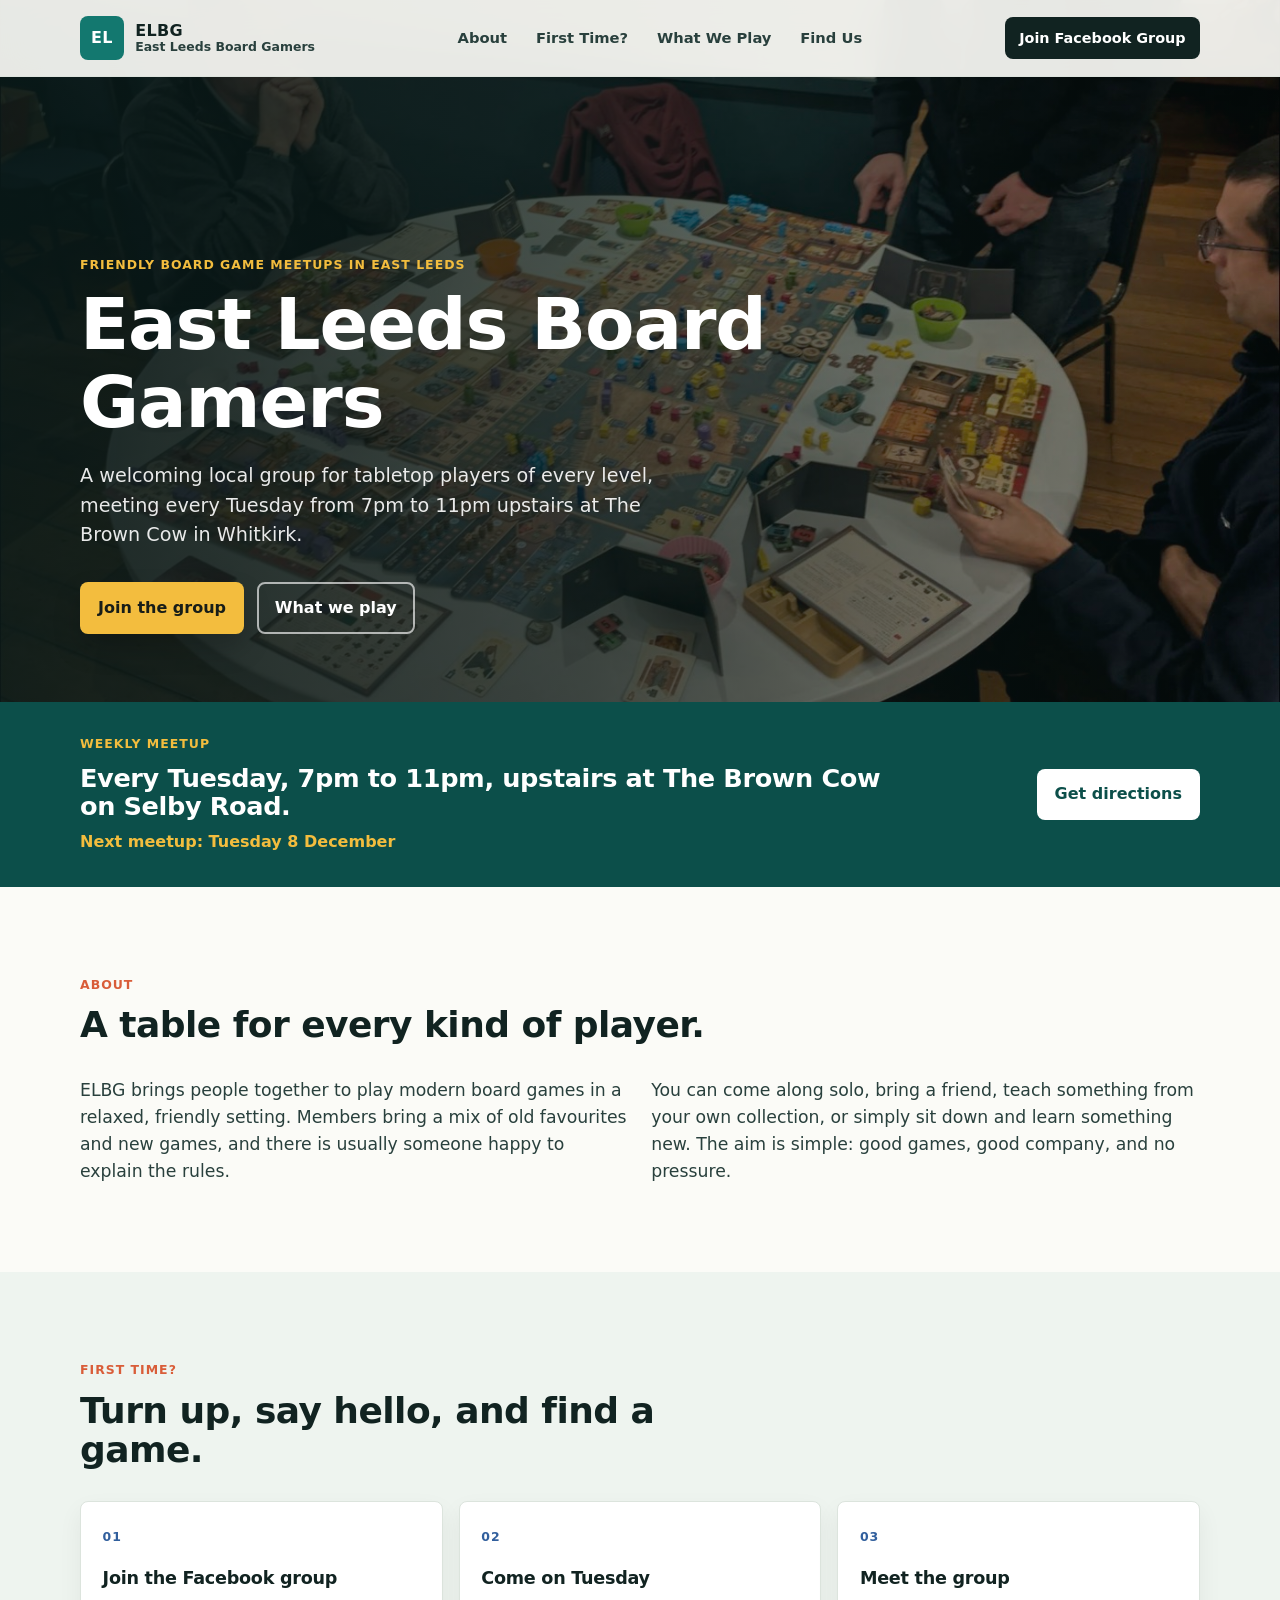
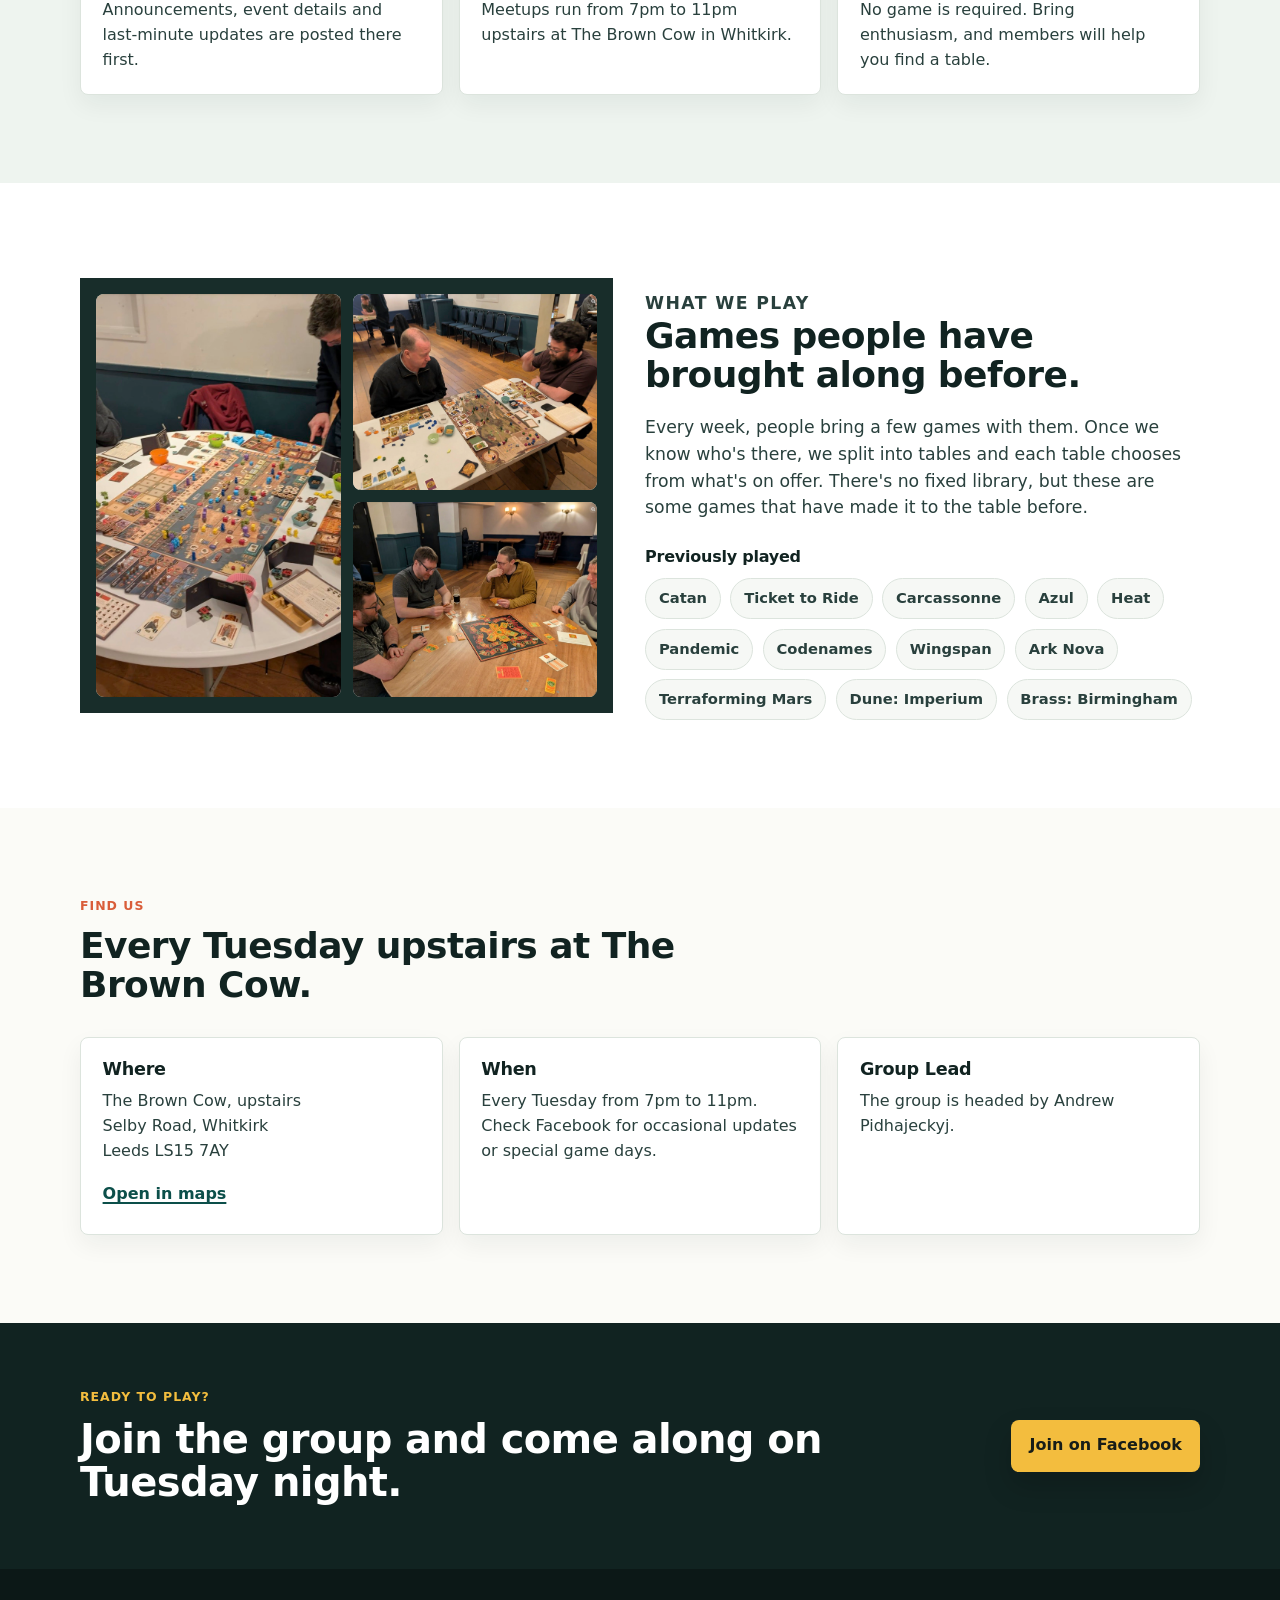
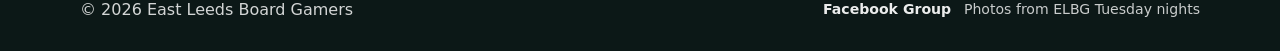
<file: index.html>
<!doctype html>
<html lang="en-GB">
  <head>
    <meta charset="utf-8">
    <meta name="viewport" content="width=device-width, initial-scale=1">
    <title>East Leeds Board Gamers | ELBG</title>
    <meta
      name="description"
      content="East Leeds Board Gamers meets every Tuesday, 7pm to 11pm, upstairs at The Brown Cow on Selby Road in Whitkirk, Leeds. New players are welcome."
    >
    <meta name="theme-color" content="#12312f">
    <meta property="og:title" content="East Leeds Board Gamers">
    <meta
      property="og:description"
      content="Friendly board game meetups every Tuesday, 7pm to 11pm, upstairs at The Brown Cow in Whitkirk, Leeds."
    >
    <meta property="og:type" content="website">
    <meta property="og:url" content="https://www.elbg.co.uk/">
    <meta
      property="og:image"
      content="https://www.elbg.co.uk/assets/photos/elbg-table-1.jpg"
    >
    <link rel="canonical" href="https://www.elbg.co.uk/">
    <link rel="icon" type="image/svg+xml" href="assets/favicon.svg">
    <link rel="preload" as="image" href="assets/photos/elbg-table-1.jpg" fetchpriority="high">
    <link rel="stylesheet" href="styles.css?v=quickwins-1">
  </head>
  <body>
    <a class="skip-link" href="#main">Skip to main content</a>

    <header class="site-header" data-header>
      <a class="brand" href="#top" aria-label="East Leeds Board Gamers home">
        <span class="brand-mark" aria-hidden="true">EL</span>
        <span>
          <span class="brand-name">ELBG</span>
          <span class="brand-subtitle">East Leeds Board Gamers</span>
        </span>
      </a>

      <button class="nav-toggle" type="button" aria-expanded="false" aria-controls="site-nav" data-nav-toggle>
        <span class="nav-toggle-line"></span>
        <span class="nav-toggle-line"></span>
        <span class="nav-toggle-line"></span>
        <span class="sr-only">Menu</span>
      </button>

      <nav class="site-nav" id="site-nav" data-nav>
        <a href="#about">About</a>
        <a href="#first-time">First Time?</a>
        <a href="#play">What We Play</a>
        <a href="#find-us">Find Us</a>
      </nav>

      <a class="header-cta" href="https://www.facebook.com/groups/950975131702269" rel="noreferrer" data-analytics-event="join_facebook" data-analytics-category="conversion" data-analytics-label="Header"><span class="header-cta-long">Join Facebook Group</span><span class="header-cta-short">Join group</span></a>
    </header>

    <main id="main">
      <section class="hero" id="top" aria-labelledby="hero-title">
        <div class="hero-content">
          <p class="eyebrow">Friendly board game meetups in East Leeds</p>
          <h1 id="hero-title">East Leeds Board Gamers</h1>
          <p class="hero-copy">
            A welcoming local group for tabletop players of every level, meeting every Tuesday from 7pm to 11pm upstairs at The Brown Cow in Whitkirk.
          </p>
          <div class="hero-actions" aria-label="Primary actions">
            <a class="button button-primary" href="https://www.facebook.com/groups/950975131702269" rel="noreferrer" data-analytics-event="join_facebook" data-analytics-category="conversion" data-analytics-label="Hero">Join the group</a>
            <a class="button button-secondary" href="#play" data-analytics-event="view_what_we_play" data-analytics-category="navigation" data-analytics-label="Hero secondary CTA">What we play</a>
          </div>
        </div>
      </section>

      <section class="notice-band" aria-labelledby="next-session-title">
        <div>
          <p class="eyebrow">Weekly meetup</p>
          <h2 id="next-session-title">Every Tuesday, 7pm to 11pm, upstairs at The Brown Cow on Selby Road.</h2>
          <p class="notice-next" data-next-meetup hidden></p>
        </div>
        <a class="button button-light" href="https://www.google.com/maps/search/?api=1&amp;query=The%20Brown%20Cow%20Selby%20Rd%20Whitkirk%20Leeds%20LS15%207AY" rel="noreferrer" data-analytics-event="get_directions" data-analytics-category="intent" data-analytics-label="Notice band">Get directions</a>
      </section>

      <section class="section intro-section" id="about" aria-labelledby="about-title">
        <div class="section-heading">
          <p class="eyebrow">About</p>
          <h2 id="about-title">A table for every kind of player.</h2>
        </div>
        <div class="intro-grid">
          <p>
            ELBG brings people together to play modern board games in a relaxed, friendly setting. Members bring a mix of old favourites and new games, and there is usually someone happy to explain the rules.
          </p>
          <p>
            You can come along solo, bring a friend, teach something from your own collection, or simply sit down and learn something new. The aim is simple: good games, good company, and no pressure.
          </p>
        </div>
      </section>

      <section class="section steps-section" id="first-time" aria-labelledby="first-time-title">
        <div class="section-heading compact">
          <p class="eyebrow">First Time?</p>
          <h2 id="first-time-title">Turn up, say hello, and find a game.</h2>
        </div>
        <div class="step-list">
          <article class="step-card">
            <span class="step-number">01</span>
            <h3>Join the Facebook group</h3>
            <p>Announcements, event details and last-minute updates are posted there first.</p>
          </article>
          <article class="step-card">
            <span class="step-number">02</span>
            <h3>Come on Tuesday</h3>
            <p>Meetups run from 7pm to 11pm upstairs at The Brown Cow in Whitkirk.</p>
          </article>
          <article class="step-card">
            <span class="step-number">03</span>
            <h3>Meet the group</h3>
            <p>No game is required. Bring enthusiasm, and members will help you find a table.</p>
          </article>
        </div>
      </section>

      <section class="feature-split" id="play" aria-labelledby="play-title">
        <div class="feature-gallery" aria-label="Board game tables and modern tabletop games">
          <figure class="feature-photo feature-photo-large">
            <img
              src="assets/photos/elbg-table-1.jpg"
              alt="East Leeds Board Gamers playing board games at The Brown Cow"
              width="1400"
              height="1051"
              loading="eager"
              decoding="async"
            >
          </figure>
          <figure class="feature-photo">
            <img
              src="assets/photos/elbg-table-2.jpg"
              alt="A busy ELBG board game table"
              width="1400"
              height="1051"
              loading="lazy"
              decoding="async"
            >
          </figure>
          <figure class="feature-photo">
            <img
              src="assets/photos/elbg-table-3.jpg"
              alt="Board games set up during an ELBG meetup"
              width="1400"
              height="1051"
              loading="lazy"
              decoding="async"
            >
          </figure>
        </div>
        <div class="feature-content">
          <p class="eyebrow">What We Play</p>
          <h2 id="play-title">Games people have brought along before.</h2>
          <p>
            Every week, people bring a few games with them. Once we know who's there, we split into tables and each table chooses from what's on offer. There's no fixed library, but these are some games that have made it to the table before.
          </p>
          <h3 class="game-list-title">Previously played</h3>
          <ul class="tag-list" aria-label="Board games previously played at ELBG">
            <li>Catan</li>
            <li>Ticket to Ride</li>
            <li>Carcassonne</li>
            <li>Azul</li>
            <li>Heat</li>
            <li>Pandemic</li>
            <li>Codenames</li>
            <li>Wingspan</li>
            <li>Ark Nova</li>
            <li>Terraforming Mars</li>
            <li>Dune: Imperium</li>
            <li>Brass: Birmingham</li>
          </ul>
        </div>
      </section>

      <section class="section info-section" id="find-us" aria-labelledby="find-us-title">
        <div class="section-heading compact">
          <p class="eyebrow">Find Us</p>
          <h2 id="find-us-title">Every Tuesday upstairs at The Brown Cow.</h2>
        </div>
        <div class="info-grid">
          <article class="info-panel">
            <h3>Where</h3>
            <address>
              The Brown Cow, upstairs<br>
              Selby Road, Whitkirk<br>
              Leeds LS15 7AY
            </address>
            <a href="https://www.google.com/maps/search/?api=1&amp;query=The%20Brown%20Cow%20Selby%20Rd%20Whitkirk%20Leeds%20LS15%207AY" rel="noreferrer" data-analytics-event="get_directions" data-analytics-category="intent" data-analytics-label="Find us panel">Open in maps</a>
          </article>
          <article class="info-panel">
            <h3>When</h3>
            <p>Every Tuesday from 7pm to 11pm. Check Facebook for occasional updates or special game days.</p>
          </article>
          <article class="info-panel">
            <h3>Group Lead</h3>
            <p>The group is headed by Andrew Pidhajeckyj.</p>
          </article>
        </div>
      </section>

      <section class="cta-section" aria-labelledby="cta-title">
        <div>
          <p class="eyebrow">Ready to play?</p>
          <h2 id="cta-title">Join the group and come along on Tuesday night.</h2>
        </div>
        <a class="button button-primary" href="https://www.facebook.com/groups/950975131702269" rel="noreferrer" data-analytics-event="join_facebook" data-analytics-category="conversion" data-analytics-label="Final CTA">Join on Facebook</a>
      </section>
    </main>

    <footer class="site-footer">
      <p>&copy; <span data-year></span> East Leeds Board Gamers</p>
      <div class="footer-links">
        <a href="https://www.facebook.com/groups/950975131702269" rel="noreferrer" data-analytics-event="join_facebook" data-analytics-category="conversion" data-analytics-label="Footer">Facebook Group</a>
        <span>Photos from ELBG Tuesday nights</span>
      </div>
    </footer>

    <script type="application/ld+json">
      {
        "@context": "https://schema.org",
        "@type": "Organization",
        "name": "East Leeds Board Gamers",
        "alternateName": "ELBG",
        "url": "https://www.elbg.co.uk/",
        "sameAs": ["https://www.facebook.com/groups/950975131702269"],
        "event": {
          "@type": "Event",
          "name": "East Leeds Board Gamers weekly meetup",
          "eventAttendanceMode": "https://schema.org/OfflineEventAttendanceMode",
          "eventSchedule": {
            "@type": "Schedule",
            "repeatFrequency": "P1W",
            "byDay": "https://schema.org/Tuesday",
            "startTime": "19:00",
            "endTime": "23:00"
          },
          "location": {
            "@type": "Place",
            "name": "The Brown Cow",
            "address": {
              "@type": "PostalAddress",
              "streetAddress": "Selby Road, Whitkirk",
              "addressLocality": "Leeds",
              "postalCode": "LS15 7AY",
              "addressCountry": "GB"
            }
          }
        }
      }
    </script>
    <script src="analytics.js" data-ga-measurement-id="G-RL24QPF36Y" defer></script>
    <script src="script.js?v=quickwins-1"></script>
  </body>
</html>
</file>
<file: styles.css>
:root {
  --ink: #112321;
  --ink-soft: #29403d;
  --paper: #fbfbf7;
  --surface: #ffffff;
  --line: #dce4dd;
  --teal: #13786f;
  --teal-dark: #0c4f4a;
  --coral: #d95d39;
  --sun: #f3bd3e;
  --blue: #315f9d;
  --shadow: 0 18px 50px rgba(17, 35, 33, 0.14);
  --max-width: 1120px;
  font-family: Inter, ui-sans-serif, system-ui, -apple-system, BlinkMacSystemFont, "Segoe UI", sans-serif;
  color: var(--ink);
  background: var(--paper);
}


* {
  box-sizing: border-box;
}

@media (prefers-reduced-motion: no-preference) {
  html {
    scroll-behavior: smooth;
  }
}

[id] {
  scroll-margin-top: 6rem;
}

body {
  margin: 0;
  color: var(--ink);
  background: var(--paper);
  line-height: 1.55;
}

img {
  max-width: 100%;
  display: block;
}

a {
  color: inherit;
}

:focus-visible {
  outline: 3px solid var(--teal);
  outline-offset: 2px;
}

.hero :focus-visible,
.notice-band :focus-visible,
.cta-section :focus-visible,
.site-footer :focus-visible {
  outline-color: var(--sun);
}

.skip-link {
  position: fixed;
  top: 12px;
  left: 12px;
  z-index: 100;
  transform: translateY(-150%);
  border-radius: 6px;
  background: var(--sun);
  color: var(--ink);
  padding: 0.65rem 0.9rem;
  font-weight: 700;
  text-decoration: none;
}

.skip-link:focus {
  transform: translateY(0);
}

.sr-only {
  position: absolute;
  width: 1px;
  height: 1px;
  padding: 0;
  margin: -1px;
  overflow: hidden;
  clip: rect(0, 0, 0, 0);
  white-space: nowrap;
  border: 0;
}

.site-header {
  position: fixed;
  top: 0;
  right: 0;
  left: 0;
  z-index: 50;
  display: grid;
  grid-template-columns: auto 1fr auto;
  align-items: center;
  gap: 1.4rem;
  padding: 1rem max(1rem, calc((100vw - var(--max-width)) / 2));
  background: rgba(251, 251, 247, 0.92);
  border-bottom: 1px solid rgba(220, 228, 221, 0.76);
  backdrop-filter: blur(18px);
}

.brand {
  display: inline-flex;
  align-items: center;
  gap: 0.7rem;
  min-width: 0;
  color: var(--ink);
  text-decoration: none;
}

.brand-mark {
  display: grid;
  place-items: center;
  width: 44px;
  height: 44px;
  border-radius: 8px;
  background: var(--teal);
  color: #ffffff;
  font-weight: 800;
  letter-spacing: 0.02em;
}

.brand-name,
.brand-subtitle {
  display: block;
  line-height: 1.1;
}

.brand-name {
  font-weight: 800;
  letter-spacing: 0.02em;
}

.brand-subtitle {
  color: var(--ink-soft);
  font-size: 0.78rem;
  font-weight: 600;
}

.site-nav {
  display: flex;
  justify-content: center;
  gap: 0.2rem;
}

.site-nav a {
  border-radius: 6px;
  padding: 0.55rem 0.8rem;
  color: var(--ink-soft);
  font-size: 0.92rem;
  font-weight: 600;
  text-decoration: none;
}

.site-nav a:hover,
.site-nav a:focus-visible,
.site-nav a[aria-current="true"] {
  background: #eef4ef;
  color: var(--ink);
}

.header-cta {
  display: inline-flex;
  align-items: center;
  justify-content: center;
  min-height: 42px;
  border-radius: 8px;
  background: var(--ink);
  color: #ffffff;
  padding: 0.55rem 0.9rem;
  font-size: 0.9rem;
  font-weight: 700;
  text-decoration: none;
  white-space: nowrap;
}

.header-cta-short {
  display: none;
}

.nav-toggle {
  display: none;
  width: 42px;
  height: 42px;
  border: 1px solid var(--line);
  border-radius: 8px;
  background: var(--surface);
  color: var(--ink);
}

.nav-toggle-line {
  display: block;
  width: 18px;
  height: 2px;
  margin: 4px auto;
  background: currentColor;
}

.hero {
  min-height: clamp(560px, 78vh, 760px);
  display: grid;
  align-items: end;
  padding: 9.5rem max(1.25rem, calc((100vw - var(--max-width)) / 2)) 4.25rem;
  color: #ffffff;
  background:
    linear-gradient(90deg, rgba(9, 25, 24, 0.92) 0%, rgba(9, 25, 24, 0.74) 46%, rgba(9, 25, 24, 0.32) 100%),
    url("assets/photos/elbg-table-1.jpg") center / cover;
}

.hero-content {
  width: min(720px, 100%);
}

.eyebrow {
  margin: 0 0 0.75rem;
  color: var(--coral);
  font-size: 0.78rem;
  font-weight: 700;
  letter-spacing: 0.08em;
  text-transform: uppercase;
}

.hero .eyebrow {
  color: var(--sun);
}

h1,
h2,
h3,
p {
  overflow-wrap: anywhere;
}

address {
  font-style: normal;
}

h1,
h2,
h3 {
  margin: 0;
  line-height: 1.08;
  letter-spacing: -0.015em;
}

h1 {
  max-width: 14ch;
  font-size: clamp(2.75rem, 6vw, 4.5rem);
  font-weight: 800;
}

h2 {
  font-size: clamp(1.75rem, 3vw, 2.25rem);
  font-weight: 750;
}

h3 {
  font-size: 1.1rem;
  font-weight: 750;
}

.hero-copy {
  width: min(600px, 100%);
  margin: 1.2rem 0 0;
  color: rgba(255, 255, 255, 0.9);
  font-size: 1.2rem;
}

.hero-actions,
.cta-section {
  display: flex;
  align-items: center;
  flex-wrap: wrap;
  gap: 0.8rem;
}

.hero-actions {
  margin-top: 2rem;
}

.button {
  display: inline-flex;
  align-items: center;
  justify-content: center;
  min-height: 46px;
  border: 2px solid transparent;
  border-radius: 8px;
  padding: 0.72rem 1rem;
  font-weight: 700;
  text-decoration: none;
  transition: transform 160ms ease, box-shadow 160ms ease, background 160ms ease;
}

.button:hover,
.button:focus-visible {
  transform: translateY(-1px);
}

.button-primary {
  background: var(--sun);
  color: #171d18;
  box-shadow: 0 14px 28px rgba(0, 0, 0, 0.18);
}

.button-secondary {
  border-color: rgba(255, 255, 255, 0.64);
  color: #ffffff;
}

.button-secondary:hover,
.button-secondary:focus-visible {
  background: rgba(255, 255, 255, 0.14);
}

.button-light {
  background: #ffffff;
  color: var(--teal-dark);
}

.notice-band {
  display: flex;
  align-items: center;
  justify-content: space-between;
  gap: 1.5rem;
  padding: 2rem max(1.25rem, calc((100vw - var(--max-width)) / 2));
  background: var(--teal-dark);
  color: #ffffff;
}

.notice-band .eyebrow {
  color: var(--sun);
}

.notice-band h2 {
  max-width: 820px;
  font-size: clamp(1.35rem, 2vw, 1.8rem);
}

.notice-next {
  margin: 0.6rem 0 0;
  color: var(--sun);
  font-weight: 700;
}

.section {
  padding: 5.5rem max(1.25rem, calc((100vw - var(--max-width)) / 2));
}

.section-heading {
  max-width: 720px;
  margin-bottom: 2rem;
}

.section-heading.compact {
  max-width: 620px;
}

.intro-grid {
  display: grid;
  grid-template-columns: 1fr 1fr;
  gap: 1.4rem;
  color: var(--ink-soft);
  font-size: 1.08rem;
}

.intro-grid p,
.feature-content p,
.step-card p,
.info-panel p {
  margin: 0;
}

.steps-section {
  background: #eef4ef;
}

.step-list,
.info-grid {
  display: grid;
  grid-template-columns: repeat(3, 1fr);
  gap: 1rem;
}

.step-card,
.info-panel {
  border: 1px solid var(--line);
  border-radius: 8px;
  background: var(--surface);
  padding: 1.35rem;
  box-shadow: 0 10px 24px rgba(17, 35, 33, 0.06);
}

.step-number {
  display: inline-block;
  margin-bottom: 1.4rem;
  color: var(--blue);
  font-size: 0.78rem;
  font-weight: 700;
  letter-spacing: 0.08em;
}

.step-card h3,
.info-panel h3 {
  margin-bottom: 0.65rem;
}

.step-card p,
.info-panel p {
  color: var(--ink-soft);
}

.info-panel address {
  margin-bottom: 0.8rem;
  color: var(--ink-soft);
}

.info-panel a {
  display: inline-block;
  padding: 0.35rem 0;
  color: var(--teal-dark);
  font-weight: 700;
  text-decoration-thickness: 2px;
  text-underline-offset: 0.18em;
}

.feature-split {
  display: grid;
  grid-template-columns: minmax(0, 0.98fr) minmax(320px, 1.02fr);
  align-items: center;
  gap: 2rem;
  padding: 5.5rem max(1.25rem, calc((100vw - var(--max-width)) / 2));
  background: var(--surface);
}

.feature-gallery {
  display: grid;
  grid-template-columns: minmax(0, 1fr) minmax(0, 1fr);
  grid-template-rows: minmax(0, 1fr) minmax(0, 1fr);
  gap: 0.75rem;
  height: clamp(360px, 34vw, 480px);
  min-height: 0;
  padding: 1rem;
  overflow: hidden;
  background: #182d2a;
}

.feature-photo {
  position: relative;
  min-width: 0;
  min-height: 0;
  width: 100%;
  height: 100%;
  margin: 0;
  border-radius: 8px;
  overflow: hidden;
  background: #d7ded8;
}

.feature-photo-large {
  grid-row: span 2;
}

.feature-photo img {
  position: absolute;
  inset: 0;
  display: block;
  width: 100%;
  height: 100%;
  max-width: none;
  object-fit: cover;
}

.feature-content {
  display: flex;
  flex-direction: column;
  justify-content: center;
  padding: 0;
}

.feature-content p {
  margin-top: 1.2rem;
  color: var(--ink-soft);
  font-size: 1.08rem;
}

.game-list-title {
  margin-top: 1.7rem;
  font-size: 1rem;
}

.game-list-title + .tag-list {
  margin-top: 0.8rem;
}

.tag-list {
  display: flex;
  flex-wrap: wrap;
  gap: 0.6rem;
  margin: 1.7rem 0 0;
  padding: 0;
  list-style: none;
}

.tag-list li {
  border: 1px solid var(--line);
  border-radius: 999px;
  background: #f6f8f5;
  color: var(--ink-soft);
  padding: 0.5rem 0.8rem;
  font-size: 0.92rem;
  font-weight: 600;
}

.info-section {
  background: var(--paper);
}

.cta-section {
  justify-content: space-between;
  gap: 1.5rem;
  padding: 4rem max(1.25rem, calc((100vw - var(--max-width)) / 2));
  background: var(--ink);
  color: #ffffff;
}

.cta-section .eyebrow {
  color: var(--sun);
}

.cta-section h2 {
  max-width: 780px;
  font-size: clamp(1.8rem, 2.5rem, 2.5rem);
}

.site-footer {
  display: flex;
  align-items: center;
  justify-content: space-between;
  gap: 1rem;
  padding: 1.4rem max(1.25rem, calc((100vw - var(--max-width)) / 2));
  background: #0c1817;
  color: rgba(255, 255, 255, 0.82);
}

.site-footer p {
  margin: 0;
}

.site-footer a {
  display: inline-block;
  padding: 0.5rem 0;
  font-weight: 650;
  text-decoration: none;
}

.footer-links {
  display: flex;
  align-items: center;
  flex-wrap: wrap;
  justify-content: flex-end;
  gap: 0.8rem;
  color: rgba(255, 255, 255, 0.78);
  font-size: 0.88rem;
}

.footer-links a {
  color: rgba(255, 255, 255, 0.92);
}

@media (max-width: 900px) {
  .site-header {
    grid-template-columns: 1fr auto auto;
    gap: 0.6rem;
  }

  .nav-toggle {
    display: block;
    order: 3;
  }

  .site-nav {
    display: none;
  }

  .header-cta {
    order: 2;
    min-height: 40px;
    padding: 0.5rem 0.75rem;
  }

  .header-cta-long {
    display: none;
  }

  .header-cta-short {
    display: inline;
  }

  .site-nav.is-open {
    position: absolute;
    top: calc(100% + 1px);
    right: 1rem;
    left: 1rem;
    display: grid;
    grid-auto-rows: minmax(44px, auto);
    align-content: start;
    justify-content: stretch;
    gap: 0.15rem;
    border: 1px solid var(--line);
    border-radius: 8px;
    background: var(--surface);
    padding: 0.5rem;
    box-shadow: var(--shadow);
  }

  .site-nav.is-open a {
    display: flex;
    align-items: center;
    border-radius: 6px;
    padding: 0.65rem 0.75rem;
  }

  .hero {
    min-height: 640px;
    padding-top: 8.5rem;
    background-position: 62% center;
  }

  .notice-band,
  .cta-section {
    align-items: flex-start;
    flex-direction: column;
  }

  .intro-grid,
  .step-list,
  .info-grid,
  .feature-split {
    grid-template-columns: 1fr;
  }

  .feature-split {
    gap: 2rem;
    padding: 4rem 1.25rem;
  }

  .feature-gallery {
    height: min(70vw, 520px);
  }

  .feature-content {
    padding: 0;
  }
}

@media (max-width: 560px) {
  .brand-subtitle {
    display: none;
  }

  .hero {
    min-height: 600px;
    padding-bottom: 3rem;
  }

  h1 {
    max-width: 10ch;
  }

  .hero-copy {
    font-size: 1.05rem;
  }

  .button,
  .hero-actions {
    width: 100%;
  }

  .button {
    min-height: 48px;
  }

  .section {
    padding-block: 4rem;
  }

  .step-card,
  .info-panel {
    padding: 1.1rem;
  }

  .feature-gallery {
    grid-template-columns: 1fr;
    grid-template-rows: none;
    height: auto;
  }

  .feature-photo {
    aspect-ratio: 4 / 3;
    height: auto;
  }

  .feature-photo-large {
    grid-row: auto;
  }

  .site-footer {
    align-items: flex-start;
    flex-direction: column;
  }

  .footer-links {
    align-items: flex-start;
    flex-direction: column;
    justify-content: flex-start;
  }
}
</file>
